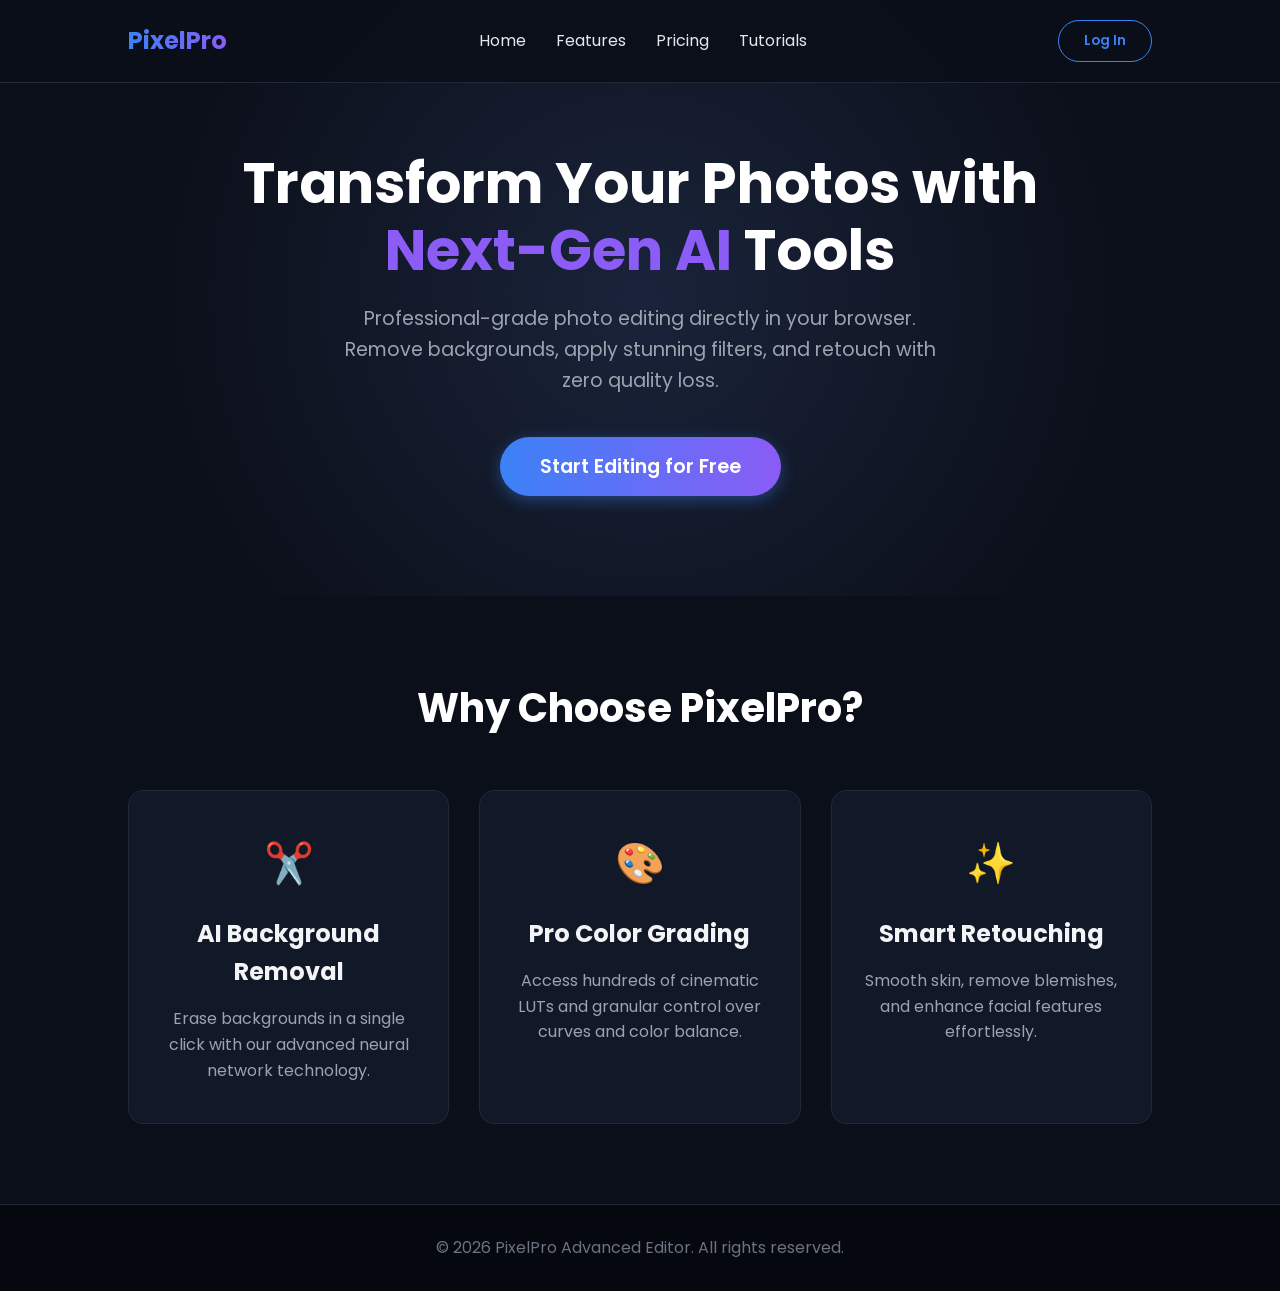
<file: index.html>
<!DOCTYPE html>
<html lang="en">
<head>
    <meta charset="UTF-8">
    <meta name="viewport" content="width=device-width, initial-scale=1.0">
    <title>PixelPro - Advanced Photo Editor</title>
    <link href="https://fonts.googleapis.com/css2?family=Poppins:wght@300;400;600;700&display=swap" rel="stylesheet">
    <style>
        /* বেসিক রিসেট এবং ফন্ট সেটআপ */
        * {
            margin: 0;
            padding: 0;
            box-sizing: border-box;
            font-family: 'Poppins', sans-serif;
        }

        body {
            background-color: #0b0f19; /* ডার্ক ব্যাকগ্রাউন্ড */
            color: #ffffff;
            line-height: 1.6;
        }

        /* ন্যাভিগেশন বার */
        header {
            display: flex;
            justify-content: space-between;
            align-items: center;
            padding: 20px 10%;
            background: rgba(11, 15, 25, 0.9);
            position: fixed;
            width: 100%;
            top: 0;
            z-index: 1000;
            border-bottom: 1px solid #1f2937;
        }

        .logo {
            font-size: 24px;
            font-weight: 700;
            background: linear-gradient(90deg, #3b82f6, #8b5cf6);
            -webkit-background-clip: text;
            -webkit-text-fill-color: transparent;
        }

        nav ul {
            display: flex;
            list-style: none;
            gap: 30px;
        }

        nav ul li a {
            color: #e5e7eb;
            text-decoration: none;
            font-weight: 400;
            transition: color 0.3s ease;
        }

        nav ul li a:hover {
            color: #3b82f6;
        }

        .btn-login {
            padding: 10px 25px;
            border: 1px solid #3b82f6;
            background: transparent;
            color: #3b82f6;
            border-radius: 25px;
            cursor: pointer;
            font-weight: 600;
            transition: all 0.3s ease;
        }

        .btn-login:hover {
            background: #3b82f6;
            color: #fff;
        }

        /* হিরো সেকশন (প্রধান অংশ) */
        .hero {
            display: flex;
            flex-direction: column;
            align-items: center;
            text-align: center;
            padding: 150px 10% 100px;
            background: radial-gradient(circle at center, #1a233a 0%, #0b0f19 70%);
        }

        .hero h1 {
            font-size: 3.5rem;
            margin-bottom: 20px;
            line-height: 1.2;
        }

        .hero h1 span {
            color: #8b5cf6;
        }

        .hero p {
            font-size: 1.2rem;
            color: #9ca3af;
            max-width: 600px;
            margin-bottom: 40px;
        }

        .btn-primary {
            padding: 15px 40px;
            font-size: 1.2rem;
            background: linear-gradient(90deg, #3b82f6, #8b5cf6);
            color: white;
            border: none;
            border-radius: 30px;
            cursor: pointer;
            font-weight: 600;
            box-shadow: 0 4px 15px rgba(59, 130, 246, 0.4);
            transition: transform 0.3s ease, box-shadow 0.3s ease;
        }

        .btn-primary:hover {
            transform: translateY(-3px);
            box-shadow: 0 6px 20px rgba(139, 92, 246, 0.6);
        }

        /* ফিচার সেকশন */
        .features {
            padding: 80px 10%;
            text-align: center;
        }

        .features h2 {
            font-size: 2.5rem;
            margin-bottom: 50px;
        }

        .feature-grid {
            display: grid;
            grid-template-columns: repeat(auto-fit, minmax(300px, 1fr));
            gap: 30px;
        }

        .feature-card {
            background: #111827;
            padding: 40px 30px;
            border-radius: 15px;
            border: 1px solid #1f2937;
            transition: transform 0.3s ease;
        }

        .feature-card:hover {
            transform: translateY(-10px);
            border-color: #3b82f6;
        }

        .feature-icon {
            font-size: 40px;
            margin-bottom: 20px;
        }

        .feature-card h3 {
            font-size: 1.5rem;
            margin-bottom: 15px;
            color: #f3f4f6;
        }

        .feature-card p {
            color: #9ca3af;
        }

        /* ফুটার */
        footer {
            text-align: center;
            padding: 30px;
            background: #05080f;
            border-top: 1px solid #1f2937;
            color: #6b7280;
        }

        /* =========================================
           রেস্পন্সিভ ডিজাইন (মোবাইল স্ক্রিনের জন্য) 
           ========================================= */
        @media (max-width: 768px) {
            /* হেডার লম্বালম্বি সাজানো হলো */
            header {
                flex-direction: column;
                padding: 15px 5%;
                gap: 15px;
            }
            
            nav ul {
                gap: 15px;
                flex-wrap: wrap;
                justify-content: center;
            }

            /* হিরো সেকশনের লেখার সাইজ কমানো হলো */
            .hero {
                padding: 160px 5% 60px; /* হেডারের জায়গা ঠিক রাখতে প্যাডিং বাড়ানো হয়েছে */
            }

            .hero h1 {
                font-size: 2.2rem; /* মোবাইলে বড় লেখা কেটে যায়, তাই সাইজ ছোট করা হয়েছে */
            }

            .hero p {
                font-size: 1rem;
            }

            .btn-primary {
                padding: 12px 30px;
                font-size: 1rem;
            }

            /* ফিচার কার্ডগুলো এক লাইনে (Column) দেখানোর জন্য */
            .features {
                padding: 60px 5%;
            }

            .features h2 {
                font-size: 2rem;
            }

            .feature-grid {
                grid-template-columns: 1fr; /* মোবাইলে ৩টির বদলে ১টি করে কার্ড দেখাবে */
            }
        }
    </style>
</head>
<body>

    <!-- হেডার / ন্যাভিগেশন -->
    <header>
        <div class="logo">PixelPro</div>
        <nav>
            <ul>
                <li><a href="#">Home</a></li>
                <li><a href="#">Features</a></li>
                <li><a href="#">Pricing</a></li>
                <li><a href="#">Tutorials</a></li>
            </ul>
        </nav>
        <button class="btn-login">Log In</button>
    </header>

    <!-- হিরো সেকশন -->
    <section class="hero">
        <h1>Transform Your Photos with <br><span>Next-Gen AI</span> Tools</h1>
        <p>Professional-grade photo editing directly in your browser. Remove backgrounds, apply stunning filters, and retouch with zero quality loss.</p>
        <button class="btn-primary" onclick="window.location.href='workspace.html'">Start Editing for Free</button>
    </section>

    <!-- ফিচার সেকশন -->
    <section class="features">
        <h2>Why Choose PixelPro?</h2>
        <div class="feature-grid">
            <div class="feature-card">
                <div class="feature-icon">✂️</div>
                <h3>AI Background Removal</h3>
                <p>Erase backgrounds in a single click with our advanced neural network technology.</p>
            </div>
            <div class="feature-card">
                <div class="feature-icon">🎨</div>
                <h3>Pro Color Grading</h3>
                <p>Access hundreds of cinematic LUTs and granular control over curves and color balance.</p>
            </div>
            <div class="feature-card">
                <div class="feature-icon">✨</div>
                <h3>Smart Retouching</h3>
                <p>Smooth skin, remove blemishes, and enhance facial features effortlessly.</p>
            </div>
        </div>
    </section>

    <!-- ফুটার -->
    <footer>
        <p>&copy; 2026 PixelPro Advanced Editor. All rights reserved.</p>
    </footer>

</body>
</html>
</file>
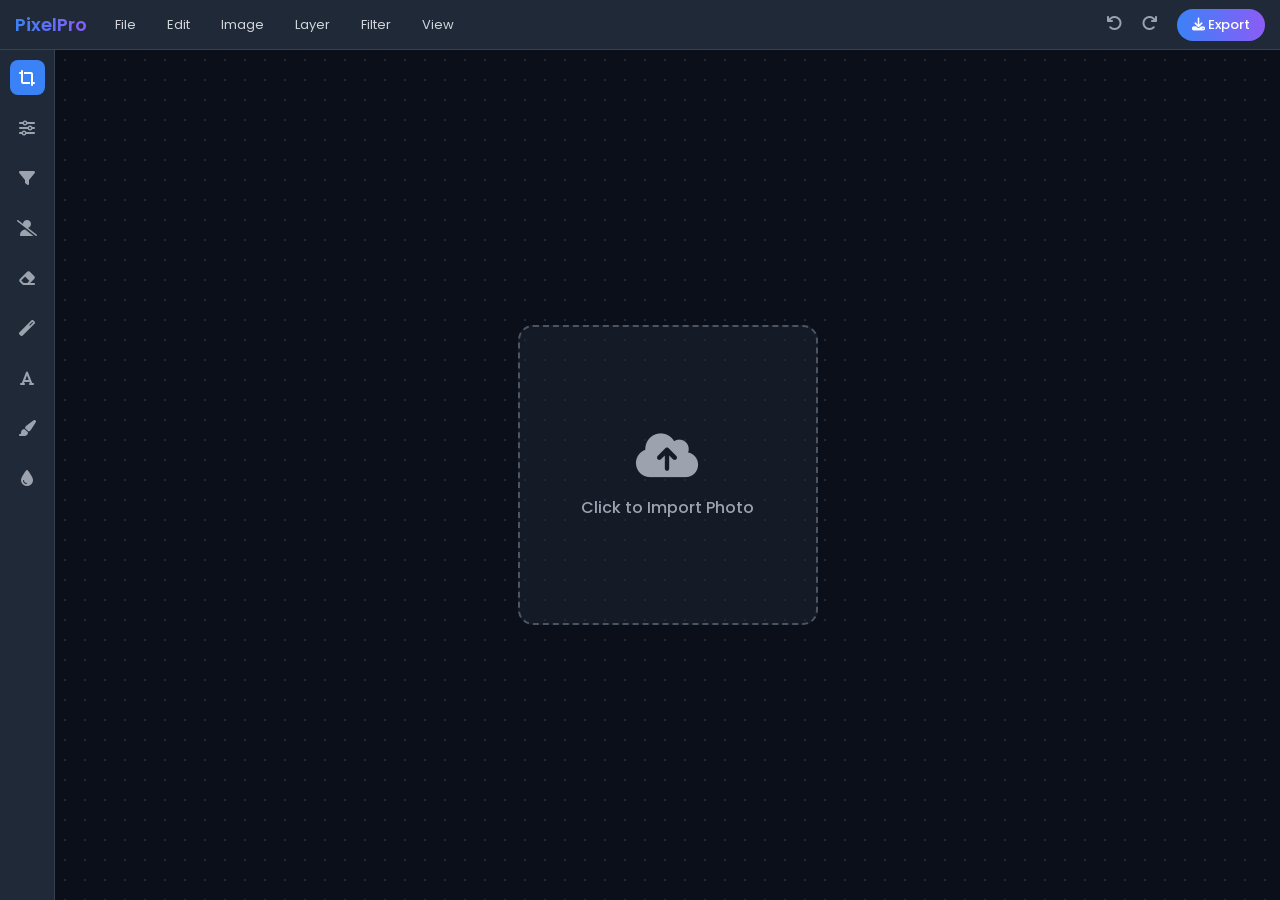
<file: workspace.html>
<!DOCTYPE html>
<html lang="en">
<head>
    <meta charset="UTF-8">
    <meta name="viewport" content="width=device-width, initial-scale=1.0, maximum-scale=1.0, user-scalable=no">
    <title>PixelPro - Editor Workspace</title>
    <!-- ফন্ট এবং আইকন লোড করার জন্য -->
    <link href="https://fonts.googleapis.com/css2?family=Poppins:wght@300;400;500;600&display=swap" rel="stylesheet">
    <link rel="stylesheet" href="https://cdnjs.cloudflare.com/ajax/libs/font-awesome/6.4.0/css/all.min.css">
    
    <!-- আমাদের এক্সটার্নাল CSS ফাইল লিংক করা হলো -->
    <link rel="stylesheet" href="style.css">
</head>
<body>

    <!-- টপ বার -->
    <header class="top-bar">
        <div class="brand-menu">
            <div class="logo">PixelPro</div>
            <div class="menu-items">
                <span>File</span>
                <span>Edit</span>
                <span>Image</span>
                <span>Layer</span>
                <span>Filter</span>
                <span>View</span>
            </div>
        </div>
        <div class="top-actions">
            <span id="undo-btn" style="margin-right: 15px; cursor: pointer; color: #9ca3af;" title="Undo"><i class="fas fa-undo"></i></span>
            <span id="redo-btn" style="margin-right: 15px; cursor: pointer; color: #9ca3af;" title="Redo"><i class="fas fa-redo"></i></span>
            <button><i class="fas fa-download"></i> Export</button>
        </div>
    </header>

    <!-- মূল কাজের জায়গা -->
    <div class="workspace">
        <!-- বাম দিকের টুলবার -->
        <aside class="left-toolbar">
            <div class="tool-btn active" data-tool="crop" title="Crop Tool (Rotate & Resize)"><i class="fas fa-crop-alt"></i></div>
            <div class="tool-btn" data-tool="adjust" title="Adjust Tool (Brightness, Contrast)"><i class="fas fa-sliders-h"></i></div>
            <div class="tool-btn" data-tool="filter" title="Filter Tool (Presets)"><i class="fas fa-filter"></i></div>
            <div class="tool-btn" data-tool="bg-remove" title="Background Remover"><i class="fas fa-user-slash"></i></div>
            <div class="tool-btn" data-tool="object-eraser" title="Object Eraser"><i class="fas fa-eraser"></i></div>
            <div class="tool-btn" data-tool="retouch" title="Retouch Tool (Beauty Edit)"><i class="fas fa-magic"></i></div>
            <div class="tool-btn" data-tool="text" title="Text Tool"><i class="fas fa-font"></i></div>
            <div class="tool-btn" data-tool="brush" title="Brush Tool"><i class="fas fa-paint-brush"></i></div>
            <div class="tool-btn" data-tool="blur" title="Blur Tool"><i class="fas fa-tint"></i></div>
        </aside>

        <!-- মাঝখানের ক্যানভাস -->
        <main class="canvas-area">
            
            <input type="file" id="fileInput" accept="image/*" style="display: none;">
            
            <div id="import-box" class="import-box" onclick="document.getElementById('fileInput').click()">
                <i class="fas fa-cloud-upload-alt"></i>
                <p style="font-weight: 500;">Click to Import Photo</p>
            </div>

            <div class="image-wrapper" id="image-wrapper">
                <canvas id="editor-canvas"></canvas>
            </div>

        </main>
        
        <!-- ডানদিকের প্যানেলটি এখান থেকে রিমুভ করা হয়েছে -->
    </div>

    <!-- মোবাইলের জন্য বটম টুলবার -->
    <nav class="mobile-bottom-bar">
        <div class="tool-btn active" data-tool="crop" title="Crop Tool (Rotate & Resize)"><i class="fas fa-crop-alt"></i></div>
        <div class="tool-btn" data-tool="adjust" title="Adjust Tool (Brightness, Contrast)"><i class="fas fa-sliders-h"></i></div>
        <div class="tool-btn" data-tool="filter" title="Filter Tool (Presets)"><i class="fas fa-filter"></i></div>
        <div class="tool-btn" data-tool="bg-remove" title="Background Remover"><i class="fas fa-user-slash"></i></div>
        <div class="tool-btn" data-tool="object-eraser" title="Object Eraser"><i class="fas fa-eraser"></i></div>
        <div class="tool-btn" data-tool="retouch" title="Retouch Tool (Beauty Edit)"><i class="fas fa-magic"></i></div>
        <div class="tool-btn" data-tool="text" title="Text Tool"><i class="fas fa-font"></i></div>
        <div class="tool-btn" data-tool="brush" title="Brush Tool"><i class="fas fa-paint-brush"></i></div>
        <div class="tool-btn" data-tool="blur" title="Blur Tool"><i class="fas fa-tint"></i></div>
    </nav>

    <!-- আমাদের এক্সটার্নাল JavaScript ফাইল লিংক করা হলো -->
    <script src="script.js"></script>
</body>
</html>
</file>
<file: style.css>
/* বেসিক রিসেট */
* {
    margin: 0;
    padding: 0;
    box-sizing: border-box;
    font-family: 'Poppins', sans-serif;
}

body {
    background-color: #111827;
    color: #d1d5db;
    height: 100vh;
    overflow: hidden; 
    display: flex;
    flex-direction: column;
}

/* টপ বার (মেনু) */
.top-bar {
    height: 50px;
    background-color: #1f2937;
    display: flex;
    align-items: center;
    justify-content: space-between;
    padding: 0 15px;
    border-bottom: 1px solid #374151;
    z-index: 10;
}

.brand-menu {
    display: flex;
    align-items: center;
    gap: 20px;
}

.logo {
    font-size: 18px;
    font-weight: 600;
    color: #fff;
    background: linear-gradient(90deg, #3b82f6, #8b5cf6);
    background-clip: text;
    -webkit-background-clip: text;
    -webkit-text-fill-color: transparent;
}

.menu-items {
    display: flex;
    gap: 15px;
}

.menu-items span {
    font-size: 13px;
    cursor: pointer;
    padding: 5px 8px;
    border-radius: 4px;
    transition: 0.2s;
}

.menu-items span:hover {
    background-color: #374151;
    color: #fff;
}

.top-actions button {
    background: linear-gradient(90deg, #3b82f6, #8b5cf6);
    border: none;
    color: white;
    padding: 6px 15px;
    border-radius: 20px;
    cursor: pointer;
    font-size: 13px;
    font-weight: 500;
}

/* মূল ওয়ার্কস্পেস */
.workspace {
    display: flex;
    flex: 1;
    height: calc(100vh - 50px);
}

/* বাম দিকের টুলবার */
.left-toolbar {
    width: 55px;
    background-color: #1f2937;
    border-right: 1px solid #374151;
    display: flex;
    flex-direction: column;
    align-items: center;
    padding: 10px 0;
    gap: 15px;
    overflow-y: auto;
}

/* টুল বাটন */
.tool-btn {
    width: 35px;
    height: 35px;
    flex-shrink: 0; 
    display: flex;
    justify-content: center;
    align-items: center;
    border-radius: 8px;
    cursor: pointer;
    color: #9ca3af;
    transition: 0.3s;
}

.tool-btn:hover, .tool-btn.active {
    background-color: #3b82f6;
    color: #fff;
}

/* মাঝখানের ক্যানভাস */
.canvas-area {
    flex: 1;
    height: calc(100vh - 50px); 
    background-color: #0b0f19;
    display: flex;
    justify-content: center;
    align-items: center;
    overflow: hidden; 
    position: relative;
    background-image: radial-gradient(#1f2937 1px, transparent 1px);
    background-size: 20px 20px;
}

/* ইমপোর্ট বক্স */
.import-box {
    width: 300px;
    height: 300px;
    border: 2px dashed #4b5563;
    border-radius: 15px;
    display: flex;
    flex-direction: column;
    justify-content: center;
    align-items: center;
    color: #9ca3af;
    cursor: pointer;
    transition: all 0.3s ease;
    background-color: rgba(31, 41, 55, 0.5);
    z-index: 5;
}

.import-box:hover {
    border-color: #3b82f6;
    color: #3b82f6;
    background-color: rgba(59, 130, 246, 0.1);
}

.import-box i {
    font-size: 50px;
    margin-bottom: 15px;
}

/* ছবির কন্টেইনার */
.image-wrapper {
    width: 95%; 
    height: 95%;
    display: none; 
    justify-content: center;
    align-items: center;
}

.image-wrapper canvas {
    display: block;
    max-width: 100%;
    max-height: 100%;
    box-shadow: 0 10px 30px rgba(0,0,0,0.5); 
    background-color: transparent;
}

/* মোবাইল ন্যাভিগেশন বার */
.mobile-bottom-bar {
    display: none;
    height: 60px;
    background-color: #1f2937;
    border-top: 1px solid #374151;
    align-items: center;
    overflow-x: auto; 
    padding: 0 15px;
    gap: 20px;
}

.mobile-bottom-bar::-webkit-scrollbar {
    display: none;
}

.mobile-bottom-bar {
    -ms-overflow-style: none;
    scrollbar-width: none;
}

/* রেস্পন্সিভ ডিজাইন */
@media (max-width: 768px) {
    .menu-items, .left-toolbar {
        display: none; 
    }

    .mobile-bottom-bar {
        display: flex; 
        justify-content: flex-start;
    }

    .canvas-area {
        height: calc(100vh - 110px); 
    }
}
</file>
